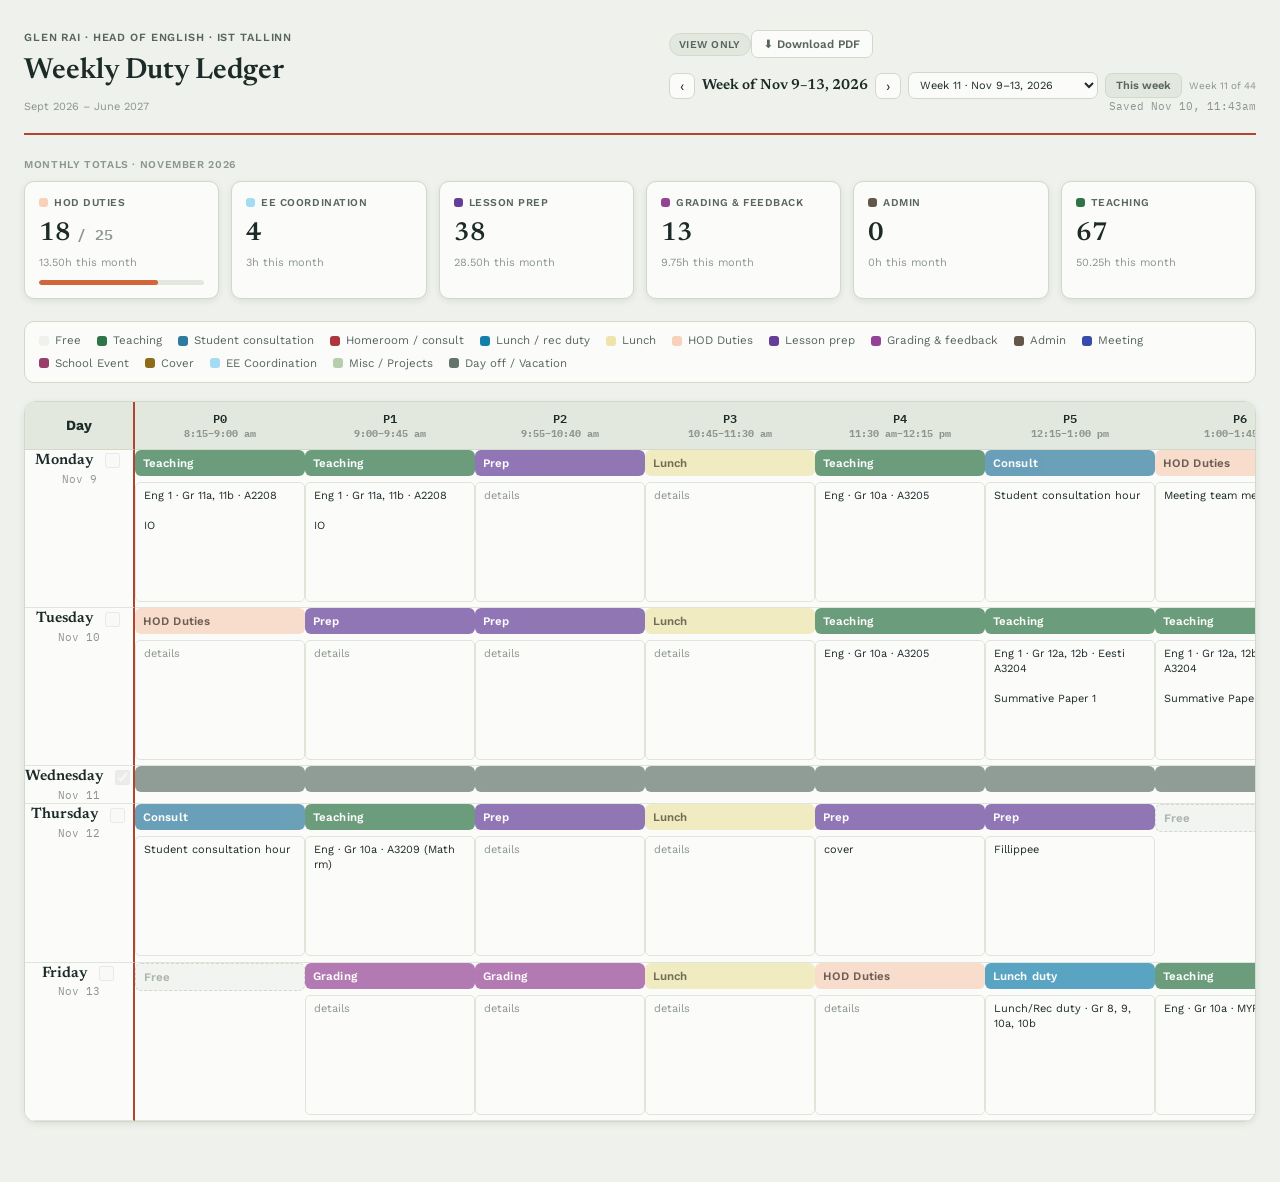
<file: index.html>
<!doctype html>
<html lang="en">
<head>
<meta charset="utf-8">
<meta name="viewport" content="width=device-width, initial-scale=1">
<title>Weekly Duty Ledger</title>
<link rel="icon" href="favicon.svg" type="image/svg+xml">
<link rel="icon" href="favicon.ico" sizes="48x48">
<link rel="apple-touch-icon" href="apple-touch-icon.png">
<link rel="preconnect" href="https://fonts.gstatic.com" crossorigin>
<link rel="stylesheet" href="https://fonts.googleapis.com/css2?family=Newsreader:ital,wght@0,500;0,600;1,500&family=Work+Sans:wght@400;500;600;700&family=IBM+Plex+Mono:wght@500;600&display=swap">
<link rel="stylesheet" href="style.css">
</head>
<body>
<div id="app">Loading…</div>
<div id="print-view" aria-hidden="true"></div>
<div id="pdf-render-slot" class="pdf-render-slot" aria-hidden="true"></div>
<div id="modal-root"></div>
<script>
  window.LEDGER_CONFIG = { editable: false, dataUrl: "./data.json" };
</script>
<script src="ledger.js"></script>
</body>
</html>
</file>
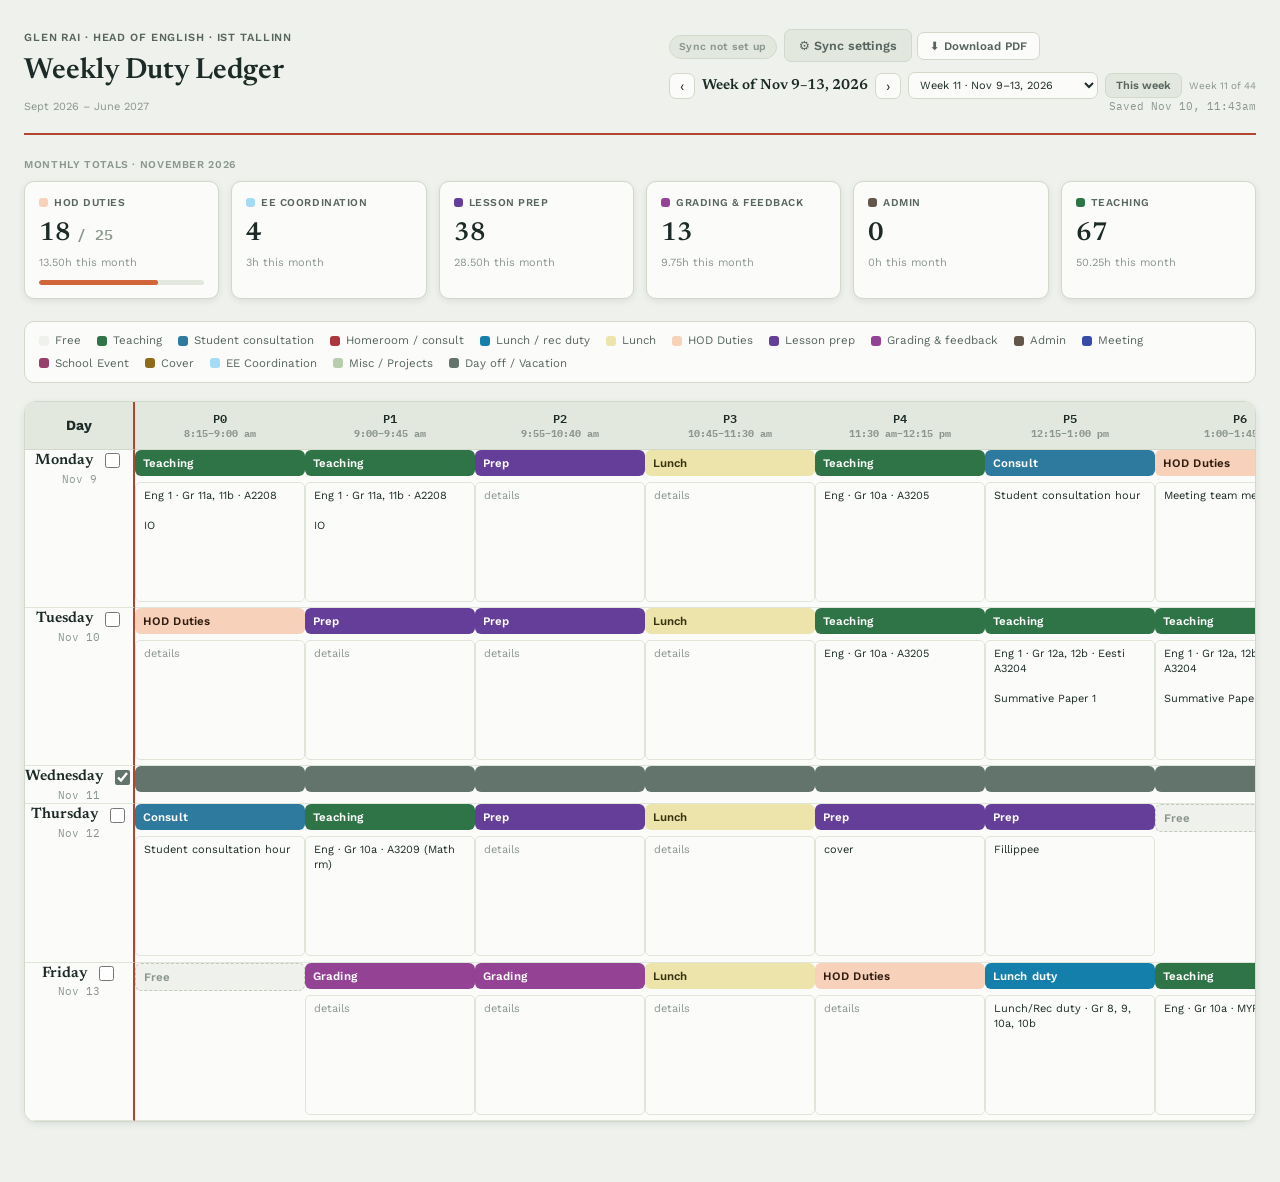
<file: edit.html>
<!doctype html>
<html lang="en">
<head>
<meta charset="utf-8">
<meta name="viewport" content="width=device-width, initial-scale=1">
<title>Weekly Duty Ledger — Editor</title>
<link rel="icon" href="favicon.svg" type="image/svg+xml">
<link rel="icon" href="favicon.ico" sizes="48x48">
<link rel="apple-touch-icon" href="apple-touch-icon.png">
<link rel="preconnect" href="https://fonts.gstatic.com" crossorigin>
<link rel="stylesheet" href="https://fonts.googleapis.com/css2?family=Newsreader:ital,wght@0,500;0,600;1,500&family=Work+Sans:wght@400;500;600;700&family=IBM+Plex+Mono:wght@500;600&display=swap">
<link rel="stylesheet" href="style.css">
</head>
<body>
<div id="app">Loading…</div>
<div id="print-view" aria-hidden="true"></div>
<div id="pdf-render-slot" class="pdf-render-slot" aria-hidden="true"></div>
<div id="modal-root"></div>
<script>
  window.LEDGER_CONFIG = { editable: true, dataUrl: "./data.json" };
</script>
<script src="ledger.js"></script>
</body>
</html>
</file>
<file: style.css>
:root{
    --ground:#eef1ec;
    --surface:#fbfcfa;
    --surface-2:#e3e8de;
    --border:#d2d9cb;
    --border-soft:#e0e5d9;
    --ink:#1c2b27;
    --ink-soft:#57655e;
    --ink-faint:#8b968e;
    --accent:#2f5d4c;
    --accent-ink:#ffffff;
    --rule:#b1452f;
    --danger:#a8382f;
    --shadow-sm:0 2px 8px -2px rgba(28,43,39,0.14);
    --shadow:0 10px 28px -12px rgba(28,43,39,0.22);

    --cat-free-bg:#eef1ec; --cat-free-border:#c3cabb; --cat-free-ink:#8b968e;
    --cat-teaching-bg:#2f7446; --cat-teaching-ink:#ffffff;
    --cat-consult-bg:#2e799e; --cat-consult-ink:#ffffff;
    --cat-hr-bg:#ab3640; --cat-hr-ink:#ffffff;
    --cat-lunch-bg:#157fac; --cat-lunch-ink:#ffffff;
    --cat-lunchbreak-bg:#ede4ab; --cat-lunchbreak-ink:#373210;
    --cat-head-bg:#f7d1ba; --cat-head-ink:#321d11; --cat-head-bar:#d06639;
    --cat-prep-bg:#643e98; --cat-prep-ink:#ffffff;
    --cat-grading-bg:#944294; --cat-grading-ink:#ffffff;
    --cat-admin-bg:#63574b; --cat-admin-ink:#ffffff;
    --cat-meeting-bg:#384ba8; --cat-meeting-ink:#ffffff;
    --cat-event-bg:#983e6b; --cat-event-ink:#ffffff;
    --cat-cover-bg:#8d6b1b; --cat-cover-ink:#ffffff;
    --cat-ee-bg:#a4dbf4; --cat-ee-ink:#0f2a3d;
    --cat-misc-bg:#b8cdad; --cat-misc-ink:#212e19;
    --cat-off-bg:#63746d; --cat-off-ink:#ffffff;
  }
  @media (prefers-color-scheme: dark){
    :root:not([data-theme="light"]){
      --ground:#121a17;
      --surface:#19231f;
      --surface-2:#202e28;
      --border:#2c3a33;
      --border-soft:#25332c;
      --ink:#e7ece6;
      --ink-soft:#a7b3ac;
      --ink-faint:#6d7972;
      --accent:#6fae94;
      --accent-ink:#0d1512;
      --rule:#e07a5c;
      --danger:#e08379;
      --shadow-sm:0 2px 8px -2px rgba(0,0,0,0.45);
      --shadow:0 10px 28px -12px rgba(0,0,0,0.6);

      --cat-free-bg:#1c2621; --cat-free-border:#33443b; --cat-free-ink:#7c8a82;
      --cat-teaching-bg:#7dbf93; --cat-teaching-ink:#0d2114;
      --cat-consult-bg:#8fbed6; --cat-consult-ink:#0d1a21;
      --cat-hr-bg:#daa0a4; --cat-hr-ink:#210d0e;
      --cat-lunch-bg:#47b3e1; --cat-lunch-ink:#0d1b21;
      --cat-lunchbreak-bg:#dace81; --cat-lunchbreak-ink:#24200a;
      --cat-head-bg:#efbc9f; --cat-head-ink:#21140d; --cat-head-bar:#efbc9f;
      --cat-prep-bg:#b49fd0; --cat-prep-ink:#150d21;
      --cat-grading-bg:#cda2cd; --cat-grading-ink:#210d21;
      --cat-admin-bg:#aa9e92; --cat-admin-ink:#211a12;
      --cat-meeting-bg:#a1aad9; --cat-meeting-ink:#0d1021;
      --cat-event-bg:#d09fb8; --cat-event-ink:#210d17;
      --cat-cover-bg:#d9b768; --cat-cover-ink:#211b0d;
      --cat-ee-bg:#a3e3fa; --cat-ee-ink:#0d1b21;
      --cat-misc-bg:#a8c398; --cat-misc-ink:#151f0f;
      --cat-off-bg:#a7b4ae; --cat-off-ink:#121c18;
    }
  }
  :root[data-theme="dark"]{
    --ground:#121a17;
    --surface:#19231f;
    --surface-2:#202e28;
    --border:#2c3a33;
    --border-soft:#25332c;
    --ink:#e7ece6;
    --ink-soft:#a7b3ac;
    --ink-faint:#6d7972;
    --accent:#6fae94;
    --accent-ink:#0d1512;
    --rule:#e07a5c;
    --danger:#e08379;
    --shadow-sm:0 2px 8px -2px rgba(0,0,0,0.45);
    --shadow:0 10px 28px -12px rgba(0,0,0,0.6);

    --cat-free-bg:#1c2621; --cat-free-border:#33443b; --cat-free-ink:#7c8a82;
    --cat-teaching-bg:#7dbf93; --cat-teaching-ink:#0d2114;
    --cat-consult-bg:#8fbed6; --cat-consult-ink:#0d1a21;
    --cat-hr-bg:#daa0a4; --cat-hr-ink:#210d0e;
    --cat-lunch-bg:#47b3e1; --cat-lunch-ink:#0d1b21;
    --cat-lunchbreak-bg:#dace81; --cat-lunchbreak-ink:#24200a;
    --cat-head-bg:#efbc9f; --cat-head-ink:#21140d; --cat-head-bar:#efbc9f;
    --cat-prep-bg:#b49fd0; --cat-prep-ink:#150d21;
    --cat-grading-bg:#cda2cd; --cat-grading-ink:#210d21;
    --cat-admin-bg:#aa9e92; --cat-admin-ink:#211a12;
    --cat-meeting-bg:#a1aad9; --cat-meeting-ink:#0d1021;
    --cat-event-bg:#d09fb8; --cat-event-ink:#210d17;
    --cat-cover-bg:#d9b768; --cat-cover-ink:#211b0d;
    --cat-ee-bg:#a3e3fa; --cat-ee-ink:#0d1b21;
    --cat-misc-bg:#a8c398; --cat-misc-ink:#151f0f;
    --cat-off-bg:#a7b4ae; --cat-off-ink:#121c18;
  }

  *{box-sizing:border-box;}
  html,body{margin:0;padding:0;}
  body{
    background:var(--ground);
    color:var(--ink);
    font-family:"Work Sans",system-ui,-apple-system,"Segoe UI",sans-serif;
    font-size:14px;
    line-height:1.45;
    -webkit-font-smoothing:antialiased;
  }
  @media (prefers-reduced-motion: reduce){ *{animation-duration:0.001ms !important; transition-duration:0.001ms !important;} }
  #app{max-width:1360px;margin:0 auto;padding:26px 24px 60px;}
  h1,h2{font-family:"Newsreader",Georgia,serif;font-weight:600;margin:0;text-wrap:balance;}
  .mono{font-family:"IBM Plex Mono","SF Mono",monospace;font-variant-numeric:tabular-nums;}
  button,select,input{font-family:inherit;}

  /* header */
  .topbar{display:flex;justify-content:space-between;align-items:flex-end;gap:20px;flex-wrap:wrap;margin-bottom:22px;padding-bottom:18px;border-bottom:2px solid var(--rule);}
  .eyebrow{font-size:11px;font-weight:600;letter-spacing:.08em;text-transform:uppercase;color:var(--ink-soft);}
  h1{font-size:29px;margin:5px 0 6px;}
  .sub{color:var(--ink-soft);font-size:13px;max-width:52ch;}
  .updated{font-size:11px;color:var(--ink-faint);text-align:right;}
  .status-pill{display:inline-block;font-size:10.5px;font-weight:600;letter-spacing:.04em;text-transform:uppercase;padding:3px 9px;border-radius:100px;background:var(--surface-2);color:var(--ink-soft);border:1px solid var(--border);margin-bottom:6px;}
  .year-range{font-size:11px;color:var(--ink-faint);margin-top:2px;}

  /* week nav */
  .week-nav{display:flex;align-items:center;gap:7px;margin-top:10px;flex-wrap:wrap;justify-content:flex-end;}
  .navbtn{border:1px solid var(--border);background:var(--surface);color:var(--ink);border-radius:7px;width:26px;height:26px;font-size:14px;line-height:1;cursor:pointer;display:flex;align-items:center;justify-content:center;flex:none;}
  .navbtn:disabled{opacity:.35;cursor:not-allowed;}
  .navbtn:hover:not(:disabled){border-color:var(--accent);color:var(--accent);}
  .week-label{font-family:"Newsreader",Georgia,serif;font-weight:600;font-size:14.5px;white-space:nowrap;}
  .week-jump{border:1px solid var(--border);background:var(--surface);color:var(--ink);border-radius:7px;padding:5px 7px;font-size:11px;font-family:inherit;max-width:190px;}
  .btn-today{border:1px solid var(--border);background:var(--surface-2);color:var(--ink-soft);border-radius:7px;padding:5px 10px;font-size:11px;font-weight:600;cursor:pointer;white-space:nowrap;}
  .btn-today:hover{border-color:var(--accent);color:var(--accent);}
  .week-count{font-size:10px;color:var(--ink-faint);white-space:nowrap;}
  .day-date{font-size:10.5px;color:var(--ink-faint);font-family:"IBM Plex Mono",monospace;}

  /* tally */
  .tally-caption{font-size:10.5px;font-weight:600;letter-spacing:.06em;text-transform:uppercase;color:var(--ink-faint);margin-bottom:8px;}
  .tally{display:grid;grid-template-columns:repeat(6,minmax(0,1fr));gap:12px;margin-bottom:22px;}
  .tile{background:var(--surface);border:1px solid var(--border);border-radius:10px;padding:13px 14px;box-shadow:var(--shadow-sm);}
  .tile-label{font-size:10.5px;font-weight:600;letter-spacing:.05em;text-transform:uppercase;color:var(--ink-soft);display:flex;align-items:center;gap:6px;}
  .tile-swatch{width:9px;height:9px;border-radius:3px;flex:none;}
  .tile-num{font-family:"Newsreader",Georgia,serif;font-weight:600;font-size:26px;margin-top:6px;}
  .tile-num .of{font-size:15px;color:var(--ink-faint);font-family:"IBM Plex Mono",monospace;}
  .tile-hrs{font-size:11px;color:var(--ink-faint);margin-top:2px;}
  .tile-bar{margin-top:9px;height:5px;border-radius:3px;background:var(--surface-2);overflow:hidden;}
  .tile-bar-fill{height:100%;border-radius:3px;background:var(--cat-head-bar);transition:width .25s ease;}
  .tile.hit .tile-num{color:var(--cat-teaching-bg);}

  /* legend */
  .legend{display:flex;flex-wrap:wrap;gap:6px 16px;margin-bottom:18px;padding:10px 14px;background:var(--surface);border:1px solid var(--border);border-radius:10px;}
  .legend-item{display:flex;align-items:center;gap:6px;font-size:11.5px;color:var(--ink-soft);}
  .legend-swatch{width:10px;height:10px;border-radius:3px;flex:none;}

  /* grid */
  .grid-wrap{overflow-x:auto;border:1px solid var(--border);border-radius:12px;box-shadow:var(--shadow-sm);background:var(--surface);}
  table.week{border-collapse:separate;border-spacing:0;width:100%;min-width:1900px;}
  table.week th,table.week td{border-bottom:1px solid var(--border-soft);padding:0;}
  table.week thead th{background:var(--surface-2);position:sticky;top:0;z-index:2;padding:8px 4px;text-align:center;border-bottom:1px solid var(--border);}
  .p-idx{font-family:"IBM Plex Mono",monospace;font-weight:600;font-size:12px;color:var(--ink);}
  .p-time{font-family:"IBM Plex Mono",monospace;font-size:9.5px;color:var(--ink-faint);white-space:nowrap;}
  th.daycol-head{position:sticky;left:0;top:0;z-index:3;text-align:left;padding-left:14px;background:var(--surface-2);border-right:2px solid var(--rule);}
  td.daycol{position:sticky;left:0;z-index:1;background:var(--surface);border-right:2px solid var(--rule);padding:10px 14px;vertical-align:top;text-align:center;}
  .day-name{font-family:"Newsreader",Georgia,serif;font-weight:600;font-size:15px;}
  .daycol-top{display:flex;align-items:center;justify-content:center;gap:8px;}
  .day-off-checkbox{width:15px;height:15px;flex:none;accent-color:var(--cat-off-bg);cursor:pointer;}
  .day-off-checkbox:disabled{opacity:.4;cursor:default;}
  td.pcell{width:170px;min-width:170px;vertical-align:top;padding:7px;}
  .cell-select{width:100%;border:none;border-radius:6px;padding:6px 8px;font-size:11.5px;font-weight:600;letter-spacing:.01em;appearance:none;-webkit-appearance:none;cursor:pointer;background-image:linear-gradient(45deg,transparent 50%,currentColor 50%),linear-gradient(135deg,currentColor 50%,transparent 50%);background-position:calc(100% - 11px) center,calc(100% - 6px) center;background-size:5px 5px,5px 5px;background-repeat:no-repeat;padding-right:20px;}
  .cell-select:focus-visible{outline:2px solid var(--accent);outline-offset:1px;}
  .cell-select[data-cat="free"]{background-image:none;padding-right:8px;border:1px dashed var(--cat-free-border);}
  .cell-label{width:100%;height:120px;margin-top:6px;border:1px solid var(--border-soft);background:var(--surface);color:var(--ink);border-radius:5px;padding:6px 8px;font-size:11px;line-height:1.35;resize:none;font-family:inherit;}
  .cell-label:focus-visible{outline:2px solid var(--accent);outline-offset:1px;}
  .cell-label::placeholder{color:var(--ink-faint);}

  .foot{margin-top:20px;font-size:11.5px;color:var(--ink-faint);border-top:1px solid var(--border-soft);padding-top:14px;}

  @media (max-width:720px){
    .tally{grid-template-columns:repeat(2,minmax(0,1fr));}
  }

  .btn-export{border:1px solid var(--border);background:var(--surface);color:var(--ink-soft);border-radius:7px;padding:6px 12px;font-size:11.5px;font-weight:600;cursor:pointer;white-space:nowrap;}
  .btn-export:hover:not(:disabled){border-color:var(--accent);color:var(--accent);}
  .btn-export:disabled{opacity:.55;cursor:default;}

  /* ---- PDF month-picker modal ---- */
  .pdf-modal-overlay{position:fixed;inset:0;background:rgba(15,22,19,0.5);display:flex;align-items:center;justify-content:center;z-index:50;padding:20px;}
  .pdf-modal{background:var(--surface);border:1px solid var(--border);border-radius:12px;padding:22px 24px;max-width:440px;width:100%;box-shadow:var(--shadow);}
  .pdf-modal h2{font-size:17px;margin-bottom:4px;}
  .pdf-modal .sub{color:var(--ink-soft);font-size:12px;margin-bottom:14px;}
  .pdf-month-head{display:flex;justify-content:space-between;align-items:center;margin-bottom:8px;}
  .pdf-month-head .label{font-size:10.5px;font-weight:600;letter-spacing:.05em;text-transform:uppercase;color:var(--ink-faint);}
  .pdf-month-links{display:flex;gap:10px;}
  .link-btn{background:none;border:none;color:var(--accent);font-size:11px;font-weight:600;cursor:pointer;padding:0;}
  .link-btn:hover{text-decoration:underline;}
  .pdf-month-list{display:grid;grid-template-columns:repeat(2,1fr);gap:7px 14px;max-height:250px;overflow-y:auto;margin-bottom:16px;padding:2px;}
  .pdf-month-item{display:flex;align-items:center;gap:7px;font-size:12.5px;color:var(--ink);}
  .pdf-month-item input{flex:none;}
  .pdf-modal-note{font-size:11px;color:var(--ink-faint);margin:-4px 0 14px;}
  .pdf-modal-actions{display:flex;justify-content:flex-end;gap:9px;}
  .btn-primary{background:var(--accent);color:var(--accent-ink);border:none;border-radius:7px;padding:8px 16px;font-size:12.5px;font-weight:600;cursor:pointer;}
  .btn-primary:disabled{opacity:.5;cursor:default;}
  .btn-secondary{background:var(--surface-2);color:var(--ink-soft);border:1px solid var(--border);border-radius:7px;padding:8px 14px;font-size:12.5px;font-weight:600;cursor:pointer;}
  .pdf-progress{font-size:11.5px;color:var(--ink-soft);margin-top:2px;margin-bottom:14px;}
  .pdf-error{font-size:11.5px;color:var(--danger);margin:-4px 0 14px;}
  .pdf-render-slot{position:fixed;left:-10000px;top:0;width:1123px;height:794px;background:#ffffff;overflow:hidden;padding:40px 44px;box-sizing:border-box;}

  /* ---- GitHub sync: status pill + settings modal fields ---- */
  .sync-status{display:inline-block;font-size:10.5px;font-weight:600;letter-spacing:.03em;padding:3px 9px;border-radius:100px;background:var(--surface-2);color:var(--ink-soft);border:1px solid var(--border);margin-right:2px;white-space:nowrap;}
  .sync-status.sync-ok{color:var(--cat-teaching-bg);border-color:var(--cat-teaching-bg);}
  .sync-status.sync-error{color:var(--danger);border-color:var(--danger);cursor:pointer;}
  .sync-status.sync-error:hover{background:var(--danger);color:#fff;}
  .sync-status.sync-syncing{color:var(--accent);border-color:var(--accent);}
  .sync-status.sync-unconfigured{color:var(--ink-faint);}
  .gh-field{display:flex;flex-direction:column;gap:3px;margin-bottom:11px;font-size:11.5px;font-weight:600;color:var(--ink-soft);}
  .gh-field input{font:inherit;font-weight:400;font-size:13px;color:var(--ink);background:var(--surface-2);border:1px solid var(--border);border-radius:6px;padding:7px 9px;width:100%;box-sizing:border-box;}
  .gh-field input:focus{outline:none;border-color:var(--accent);}

  /* ---- print / PDF export: hidden on screen, shown only via @media print ---- */
  #print-view{display:none;}
  .print-header{margin-bottom:14px;}
  .print-eyebrow{font-size:11px;font-weight:700;letter-spacing:.08em;text-transform:uppercase;color:var(--ink-soft);}
  .print-title{font-family:"Newsreader",Georgia,serif;font-weight:600;font-size:20px;margin:4px 0 2px;color:var(--ink);}
  .print-meta{font-size:10.5px;color:var(--ink-faint);margin-bottom:10px;}
  .print-legend{display:flex;flex-wrap:wrap;gap:5px 14px;padding:8px 12px;background:var(--surface-2);border-radius:8px;}
  .print-legend .legend-item{font-size:9.5px;}
  .print-week-page{margin-top:14px;}
  .print-week-page:first-of-type{margin-top:16px;}
  .print-month-label{font-family:"Newsreader",Georgia,serif;font-weight:600;font-size:19px;margin:0 0 6px;color:var(--ink);}
  .print-week-title{font-family:"Newsreader",Georgia,serif;font-weight:600;font-size:13px;color:var(--ink-soft);margin:0 0 8px;}
  .print-grid-wrap{border:1px solid var(--border);border-radius:9px;overflow:hidden;}
  table.print-table{width:100%;border-collapse:collapse;table-layout:fixed;}
  table.print-table th,table.print-table td{border:1px solid var(--border-soft);padding:3px 4px;vertical-align:top;}
  table.print-table thead th{background:var(--surface-2);text-align:center;padding:4px 2px;}
  .print-p-idx{font-family:"IBM Plex Mono",monospace;font-weight:600;font-size:9px;color:var(--ink);}
  .print-p-time{font-family:"IBM Plex Mono",monospace;font-size:7px;color:var(--ink-faint);white-space:nowrap;}
  td.print-daycol{background:var(--surface-2);width:64px;}
  .print-day-name{font-family:"Newsreader",Georgia,serif;font-weight:600;font-size:10.5px;color:var(--ink);}
  .print-day-date{font-family:"IBM Plex Mono",monospace;font-size:7.5px;color:var(--ink-faint);}
  td.print-pcell{height:86px;}
  .print-badge{display:block;border-radius:4px;font-size:7.5px;font-weight:700;padding:2px 4px;line-height:1.25;}
  .print-badge.is-free{background:none;border:1px dashed var(--cat-free-border);color:var(--cat-free-ink);text-align:center;}
  .print-detail{font-size:6.5px;color:var(--ink-soft);margin-top:3px;line-height:1.3;}

  @media print{
    body *{visibility:hidden;}
    #print-view, #print-view *{visibility:visible;}
    #print-view{display:block;position:absolute;left:0;top:0;width:100%;}
    *{-webkit-print-color-adjust:exact;print-color-adjust:exact;color-adjust:exact;}
    .print-week-page{page-break-after:always;break-after:page;}
    .print-week-page:last-child{page-break-after:auto;break-after:auto;}
    @page{size:landscape;margin:11mm;}
  }
</file>
